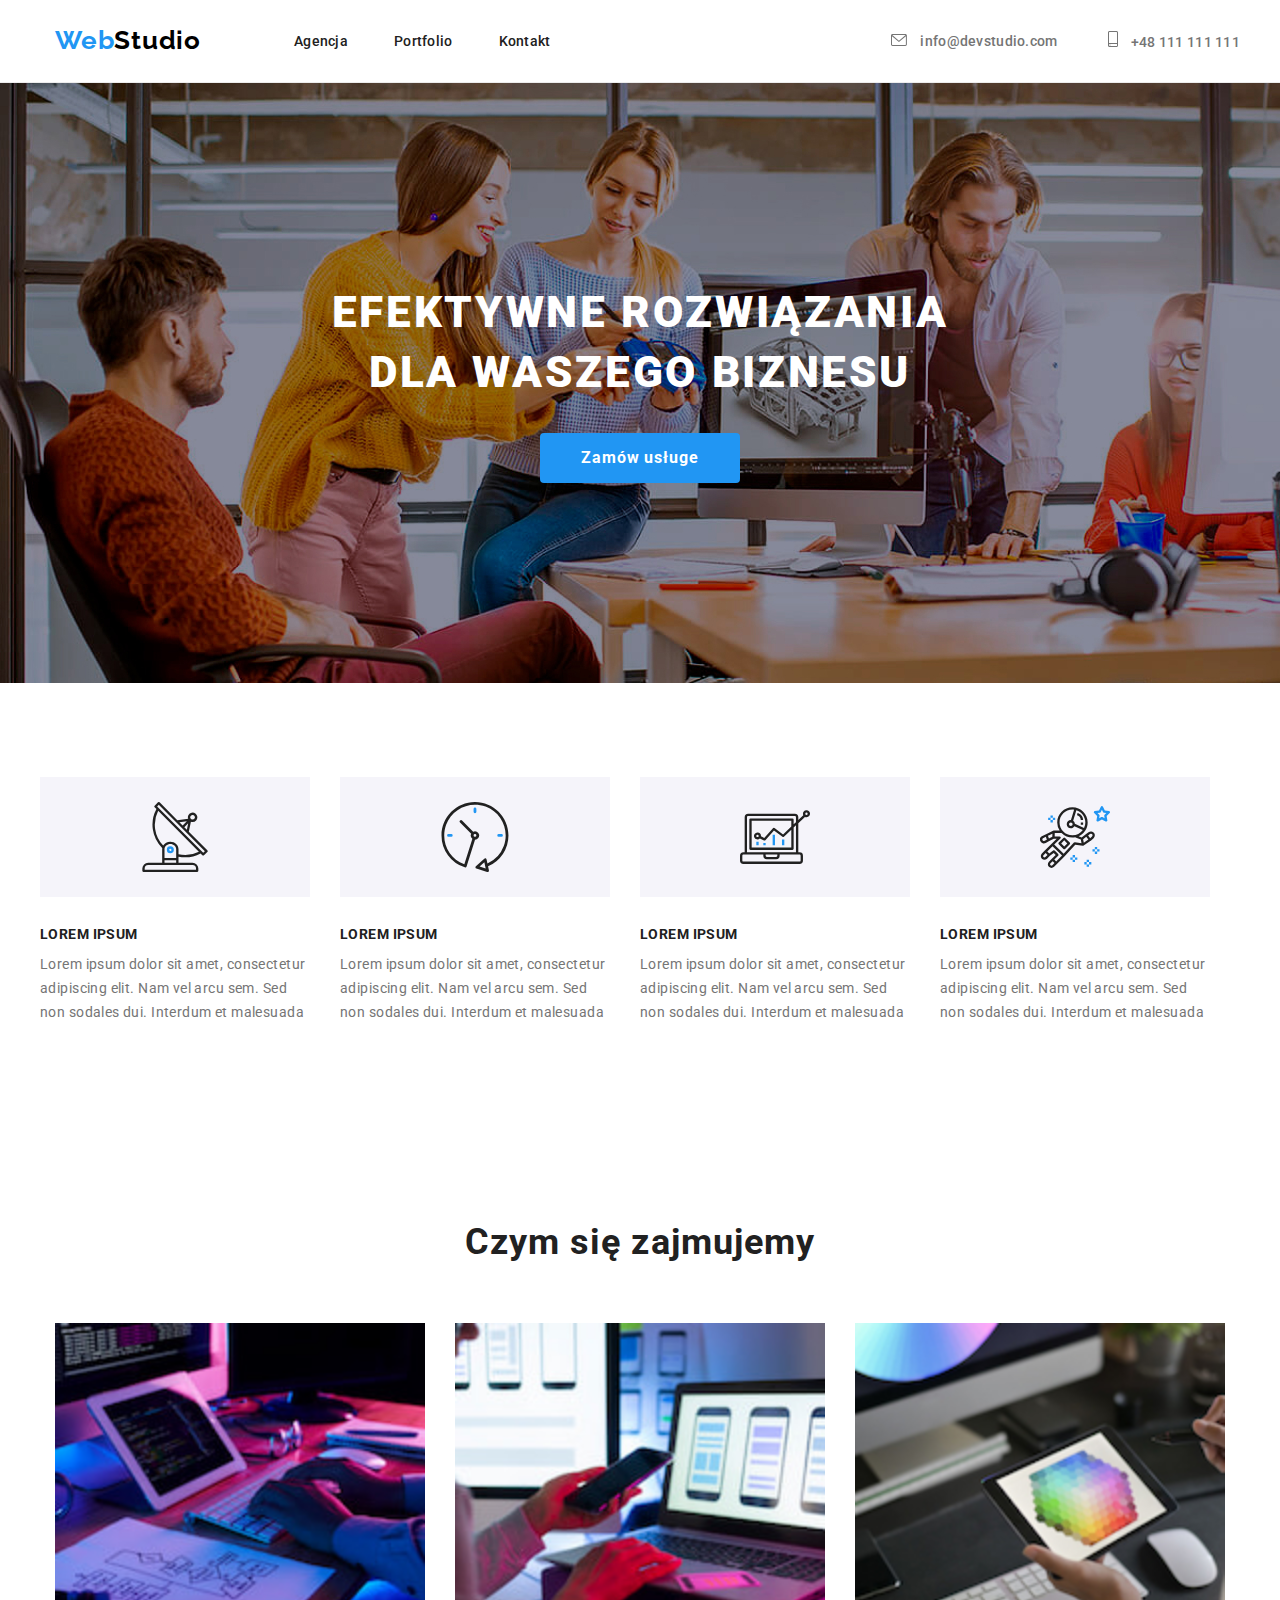
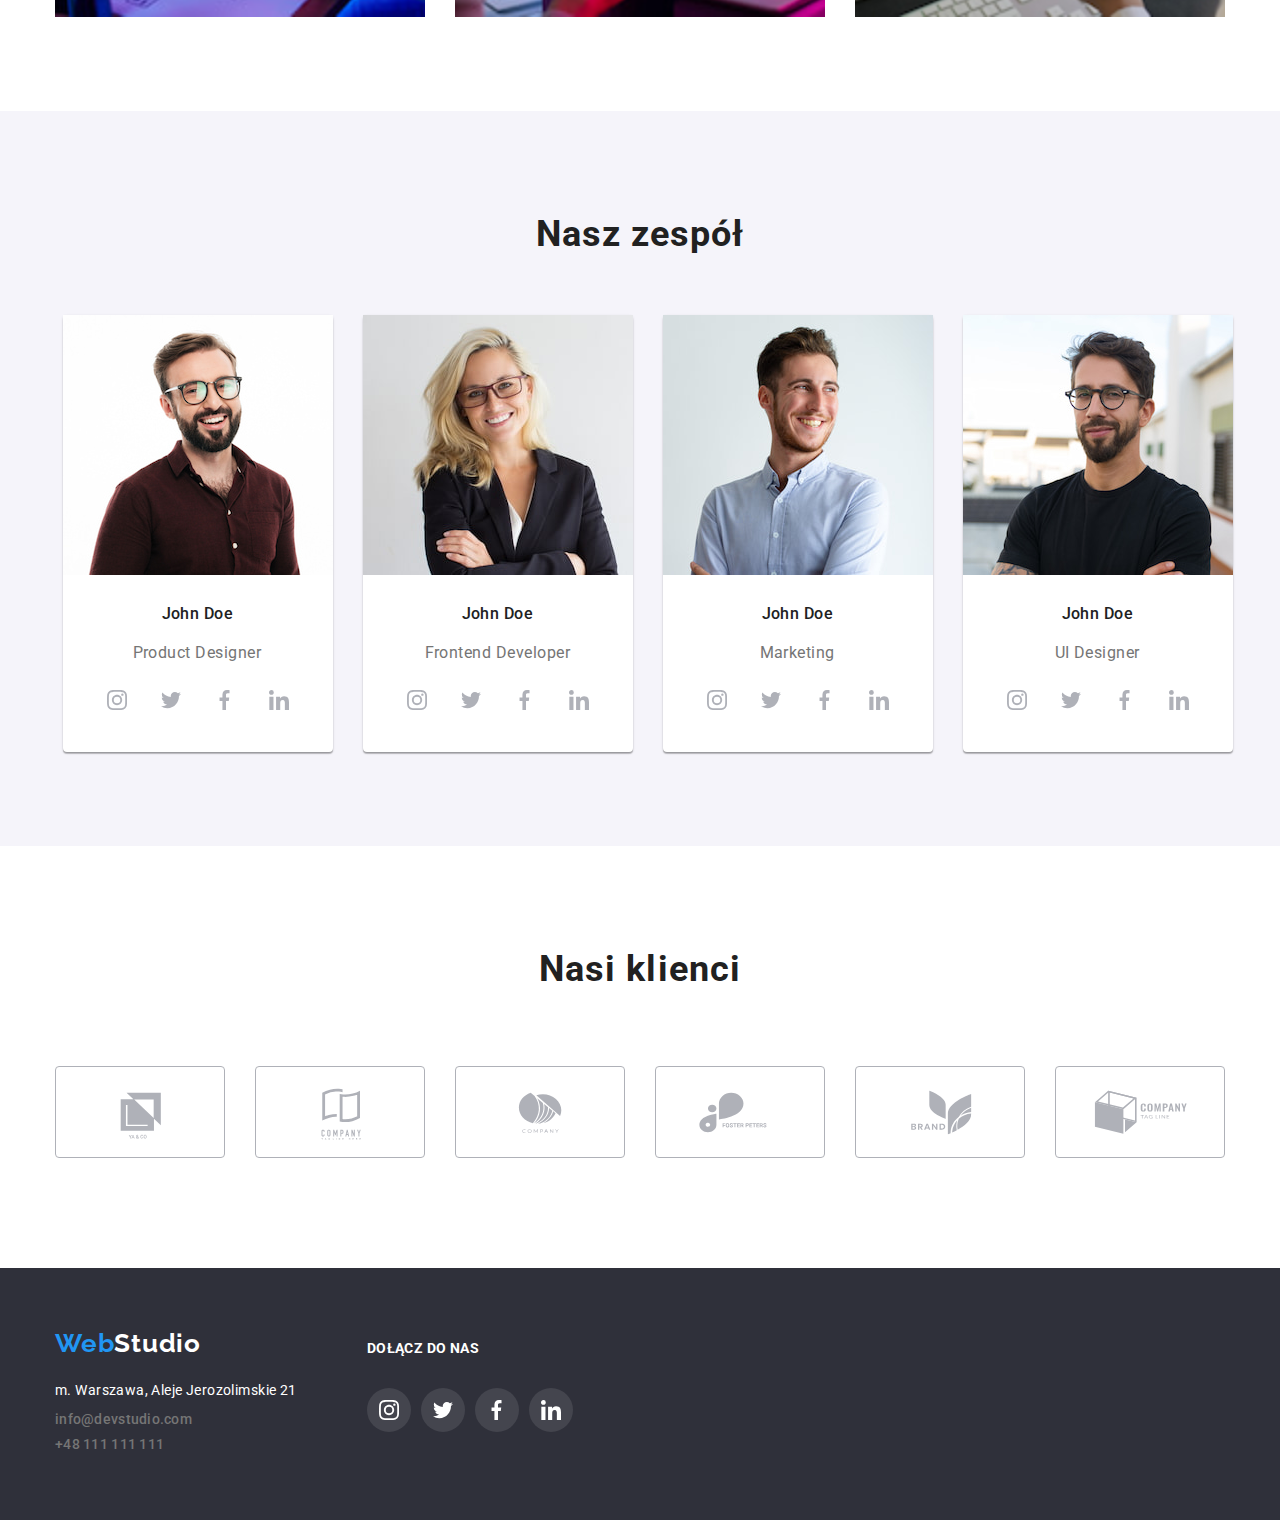
<file: index.html>
<!DOCTYPE html>
<html lang="en">
  <head>
    <meta charset="UTF-8" />
    <meta http-equiv="X-UA-Compatible" content="IE=edge" />
    <meta name="viewport" content="width=device-width, initial-scale=1.0" />
    <title>Studio</title>
    <link
      rel="stylesheet"
      href="https://cdnjs.cloudflare.com/ajax/libs/modern-normalize/1.0.0/modern-normalize.min.css"
    />
    <link rel="stylesheet" href="./css/styles.css" />
    <link rel="preconnect" href="https://fonts.googleapis.com" />
    <link rel="preconnect" href="https://fonts.gstatic.com" crossorigin />
    <link
      href="https://fonts.googleapis.com/css2?family=Raleway:wght@700&display=swap"
      rel="stylesheet"
    />
    <link
      href="https://fonts.googleapis.com/css2?family=Roboto:wght@400;500;700;900&display=swap"
      rel="stylesheet"
    />
  </head>

  <body>
    <header class="header">
      <div class="container header-items">
        <a href="./index.html" class="webstudio"
          ><span class="blue">Web</span>Studio</a
        >
        <nav>
          <ul class="header-links">
            <li>
              <a href="./index.html" class="link">Agencja</a>
            </li>
            <li>
              <a href="./portfolio.html" class="link">Portfolio</a>
            </li>
            <li>
              <a href="./index.html" class="link">Kontakt</a>
            </li>
          </ul>
        </nav>
        <ul class="header-contact">
          <li>
            <a class="contact" href="mailto:info@devstudio.com">
              <svg class="email" width="16px" height="12px">
                <use href="./images/icons.svg#icon-envelope"></use>
              </svg>
              info@devstudio.com</a
            >
          </li>
          <li>
            <a class="contact" href="tel:+48111111111">
              <svg class="phone" width="10px" height="16px">
                <use href="./images/icons.svg#icon-smartphone"></use>
              </svg>
              +48 111 111 111</a
            >
          </li>
        </ul>
      </div>
    </header>

    <main>
      <div class="main-title">
        <h1 class="title">
          EFEKTYWNE ROZWIĄZANIA <br />
          DLA WASZEGO BIZNESU
        </h1>
        <p class="title-button">
          <button type="button" class="btn-studio">Zamów usługe</button>
        </p>
      </div>

      <section class="container section">
        <ul class="studio-lorem">
          <li>
            <div class="lorem-icon-box">
              <svg class="antenna" width="70px" height="70px">
                <use href="./images/icons.svg#icon-antenna"></use>
              </svg>
            </div>
            <h5 class="lorem">LOREM IPSUM</h5>
            <p class="paragraph">
              Lorem ipsum dolor sit amet, consectetur <br />
              adipiscing elit. Nam vel arcu sem. Sed <br />
              non sodales dui. Interdum et malesuada
            </p>
          </li>
          <li>
            <div class="lorem-icon-box">
              <svg class="antenna" width="70px" height="70px">
                <use href="./images/icons.svg#icon-clock"></use>
              </svg>
            </div>
            <h5 class="lorem">LOREM IPSUM</h5>
            <p class="paragraph">
              Lorem ipsum dolor sit amet, consectetur <br />
              adipiscing elit. Nam vel arcu sem. Sed <br />
              non sodales dui. Interdum et malesuada
            </p>
          </li>
          <li>
            <div class="lorem-icon-box">
              <svg class="antenna" width="70px" height="70px">
                <use href="./images/icons.svg#icon-diagram"></use>
              </svg>
            </div>
            <h5 class="lorem">LOREM IPSUM</h5>
            <p class="paragraph">
              Lorem ipsum dolor sit amet, consectetur <br />
              adipiscing elit. Nam vel arcu sem. Sed <br />
              non sodales dui. Interdum et malesuada
            </p>
          </li>
          <li>
            <div class="lorem-icon-box">
              <svg class="antenna" width="70px" height="70px">
                <use href="./images/icons.svg#icon-astronaut"></use>
              </svg>
            </div>
            <h5 class="lorem">LOREM IPSUM</h5>
            <p class="paragraph">
              Lorem ipsum dolor sit amet, consectetur <br />
              adipiscing elit. Nam vel arcu sem. Sed <br />
              non sodales dui. Interdum et malesuada
            </p>
          </li>
        </ul>
      </section>

      <section class="container section">
        <h2 class="what-we-do">Czym się zajmujemy</h2>
        <ul class="whatwedo-items">
          <li>
            <img
              src="images/image(1).jpg"
              width="370"
              height="294"
              alt="close up image programer working his desk office"
            />
          </li>
          <li>
            <img
              src="images/image(2).jpg"
              width="370"
              height="294"
              alt="web ui designers are developing application smartphones team creators is working interface mobile phones"
            />
          </li>
          <li>
            <img
              src="images/image(3).jpg"
              width="370"
              height="294"
              alt="creative artist web design with working colour selection graphic tablet"
            />
          </li>
        </ul>
      </section>

      <section class="team-background section">
        <div class="container">
          <h2 class="team-title">Nasz zespół</h2>
          <ul class="team-item">
            <li>
              <figure class="photo-box">
                <img
                  src="images/osoba1.jpg"
                  width="270"
                  height="260"
                  alt="white man with beard in glasses and burgundy shirt"
                />
                <figcaption>
                  <h4 class="name">John Doe</h4>
                  <p class="job-name prod-design">Product Designer</p>
                  <div class="icon-media">
                    <svg class="icon icon-media-box">
                      <use
                        href="./images/icons.svg#icon-instagram"
                        width="20"
                        height="20"
                        x="12"
                        y="12"
                      ></use>
                    </svg>
                    <svg class="icon icon-media-box">
                      <use
                        href="./images/icons.svg#icon-twitter"
                        width="20"
                        height="20"
                        x="12"
                        y="12"
                      ></use>
                    </svg>
                    <svg class="icon icon-media-box">
                      <use
                        href="./images/icons.svg#icon-facebook"
                        width="20"
                        height="20"
                        x="12"
                        y="12"
                      ></use>
                    </svg>
                    <svg class="icon icon-media-box">
                      <use
                        href="./images/icons.svg#icon-linkedin"
                        width="20"
                        height="20"
                        x="12"
                        y="12"
                      ></use>
                    </svg>
                  </div>
                </figcaption>
              </figure>
            </li>
            <li>
              <figure class="photo-box">
                <img
                  src="images/osoba2.jpg"
                  width="270"
                  height="260"
                  alt="white blonde women in glasses and black jacket"
                />
                <figcaption>
                  <h4 class="name">John Doe</h4>
                  <p class="job-name front-devel">Frontend Developer</p>
                  <div class="icon-media">
                    <svg class="icon icon-media-box">
                      <use
                        href="./images/icons.svg#icon-instagram"
                        width="20"
                        height="20"
                        x="12"
                        y="12"
                      ></use>
                    </svg>
                    <svg class="icon icon-media-box">
                      <use
                        href="./images/icons.svg#icon-twitter"
                        width="20"
                        height="20"
                        x="12"
                        y="12"
                      ></use>
                    </svg>
                    <svg class="icon icon-media-box">
                      <use
                        href="./images/icons.svg#icon-facebook"
                        width="20"
                        height="20"
                        x="12"
                        y="12"
                      ></use>
                    </svg>
                    <svg class="icon icon-media-box">
                      <use
                        href="./images/icons.svg#icon-linkedin"
                        width="20"
                        height="20"
                        x="12"
                        y="12"
                      ></use>
                    </svg>
                  </div>
                </figcaption>
              </figure>
            </li>
            <li>
              <figure class="photo-box">
                <img
                  src="images/osoba3.jpg"
                  width="270"
                  height="260"
                  alt="white man in pale blue shirt"
                />
                <figcaption>
                  <h4 class="name">John Doe</h4>
                  <p class="job-name marketing">Marketing</p>
                  <div class="icon-media">
                    <svg class="icon icon-media-box">
                      <use
                        href="./images/icons.svg#icon-instagram"
                        width="20"
                        height="20"
                        x="12"
                        y="12"
                      ></use>
                    </svg>
                    <svg class="icon icon-media-box">
                      <use
                        href="./images/icons.svg#icon-twitter"
                        width="20"
                        height="20"
                        x="12"
                        y="12"
                      ></use>
                    </svg>
                    <svg class="icon icon-media-box">
                      <use
                        href="./images/icons.svg#icon-facebook"
                        width="20"
                        height="20"
                        x="12"
                        y="12"
                      ></use>
                    </svg>
                    <svg class="icon icon-media-box">
                      <use
                        href="./images/icons.svg#icon-linkedin"
                        width="20"
                        height="20"
                        x="12"
                        y="12"
                      ></use>
                    </svg>
                  </div>
                </figcaption>
              </figure>
            </li>
            <li>
              <figure class="photo-box">
                <img
                  src="images/osoba4.jpg"
                  width="270"
                  height="260"
                  alt="white man with beard in glasses and black tshirt"
                />
                <figcaption>
                  <h4 class="name">John Doe</h4>
                  <p class="job-name ui-design">UI Designer</p>
                  <div class="icon-media">
                    <svg class="icon icon-media-box">
                      <use
                        href="./images/icons.svg#icon-instagram"
                        width="20"
                        height="20"
                        x="12"
                        y="12"
                      ></use>
                    </svg>
                    <svg class="icon icon-media-box">
                      <use
                        href="./images/icons.svg#icon-twitter"
                        width="20"
                        height="20"
                        x="12"
                        y="12"
                      ></use>
                    </svg>
                    <svg class="icon icon-media-box">
                      <use
                        href="./images/icons.svg#icon-facebook"
                        width="20"
                        height="20"
                        x="12"
                        y="12"
                      ></use>
                    </svg>
                    <svg class="icon icon-media-box">
                      <use
                        href="./images/icons.svg#icon-linkedin"
                        width="20"
                        height="20"
                        x="12"
                        y="12"
                      ></use>
                    </svg>
                  </div>
                </figcaption>
              </figure>
            </li>
          </ul>
        </div>
      </section>

      <section class="our-clients section">
        <div class="container">
          <h2 class="client-title">Nasi klienci</h2>
          <ul class="client-item">
            <li>
              <div class="icon-client-logo">
                <svg class="icon icon-client">
                  <use
                    href="./images/icons.svg#icon-logo1"
                    width="41"
                    height="47"
                    x="64"
                    y="25"
                  ></use>
                </svg>
              </div>
            </li>
            <li>
              <div class="icon-client-logo">
                <svg class="icon icon-client">
                  <use
                    href="./images/icons.svg#icon-logo2"
                    width="40"
                    height="52"
                    x="65"
                    y="21"
                  ></use>
                </svg>
              </div>
            </li>
            <li>
              <div class="icon-client-logo">
                <svg class="icon icon-client">
                  <use
                    href="./images/icons.svg#icon-logo3"
                    width="44"
                    height="41"
                    x="62"
                    y="25"
                  ></use>
                </svg>
              </div>
            </li>
            <li>
              <div class="icon-client-logo">
                <svg class="icon icon-client">
                  <use
                    href="./images/icons.svg#icon-logo4"
                    width="84"
                    height="41"
                    x="43"
                    y="25"
                  ></use>
                </svg>
              </div>
            </li>
            <li>
              <div class="icon-client-logo">
                <svg class="icon icon-client">
                  <use
                    href="./images/icons.svg#icon-logo5"
                    width="63"
                    height="45"
                    x="54"
                    y="23"
                  ></use>
                </svg>
              </div>
            </li>
            <li>
              <div class="icon-client-logo">
                <svg class="icon icon-client">
                  <use
                    href="./images/icons.svg#icon-logo6"
                    width="94"
                    height="44"
                    x="38"
                    y="23"
                  ></use>
                </svg>
              </div>
            </li>
          </ul>
        </div>
      </section>
    </main>

    <footer class="footer">
      <div class="container">
        <div>
          <a href="./index.html" class="webstudio2"
            ><span class="blue">Web</span>Studio</a
          >
          <address class="address footer-items">
            m. Warszawa, Aleje Jerozolimskie 21
            <a href="mailto:info@devstudio.com" class="contact"
              >info@devstudio.com</a
            >
            <a href="tel:+48111111111" class="contact">+48 111 111 111</a>
          </address>
        </div>

        <div>
          <h5 class="join-us">dołącz do nas</h5>
          <ul class="icon-footer">
            <li>
              <a class="link-media">
                <svg class="link-media-box">
                  <use
                    href="./images/icons.svg#icon-instagram"
                    width="20"
                    height="20"
                    x="12"
                    y="12"
                  ></use>
                </svg>
              </a>
            </li>
            <li>
              <a class="link-media">
                <svg class="link-media-box">
                  <use
                    href="./images/icons.svg#icon-twitter"
                    width="20"
                    height="20"
                    x="12"
                    y="12"
                  ></use>
                </svg>
              </a>
            </li>
            <li>
              <a class="link-media">
                <svg class="link-media-box">
                  <use
                    href="./images/icons.svg#icon-facebook"
                    width="20"
                    height="20"
                    x="12"
                    y="12"
                  ></use>
                </svg>
              </a>
            </li>
            <li>
              <a class="link-media">
                <svg class="link-media-box">
                  <use
                    href="./images/icons.svg#icon-linkedin"
                    width="20"
                    height="20"
                    x="12"
                    y="12"
                  ></use>
                </svg>
              </a>
            </li>
          </ul>
        </div>
      </div>
    </footer>
  </body>
</html>
</file>
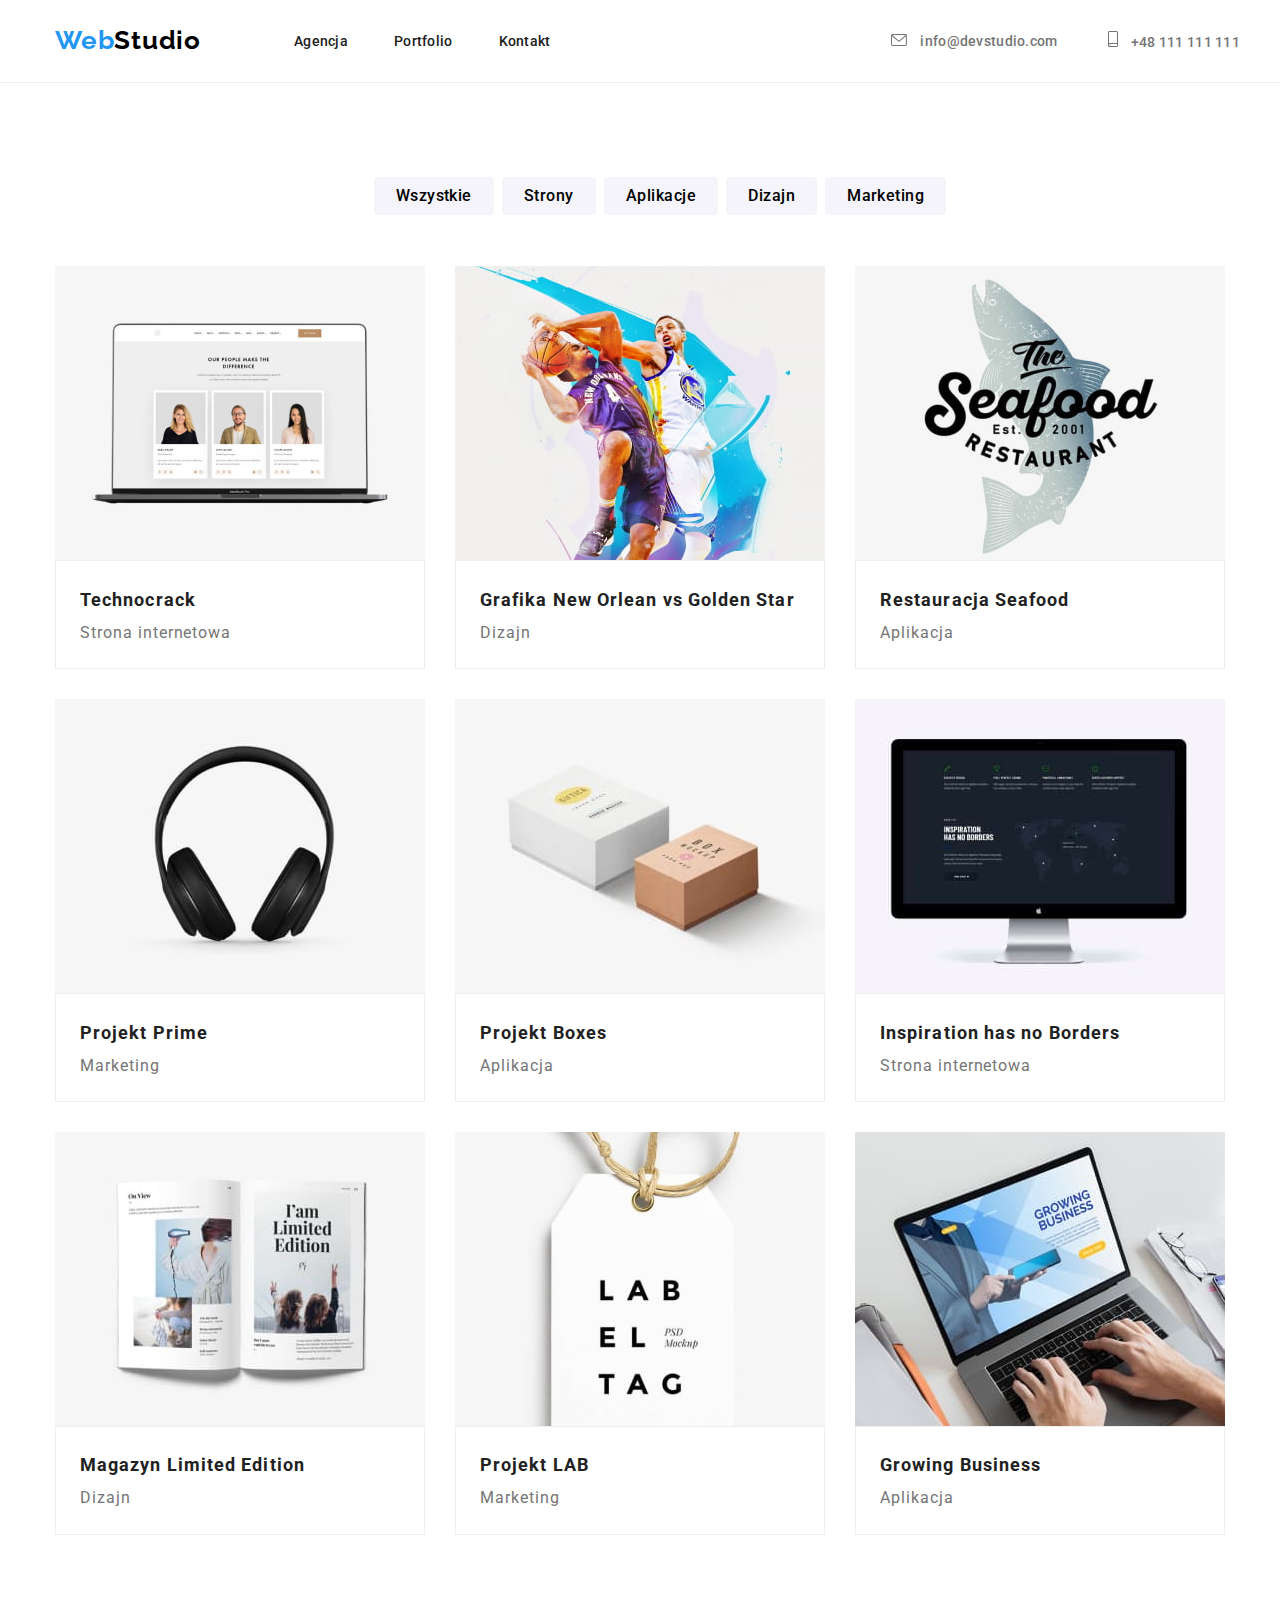
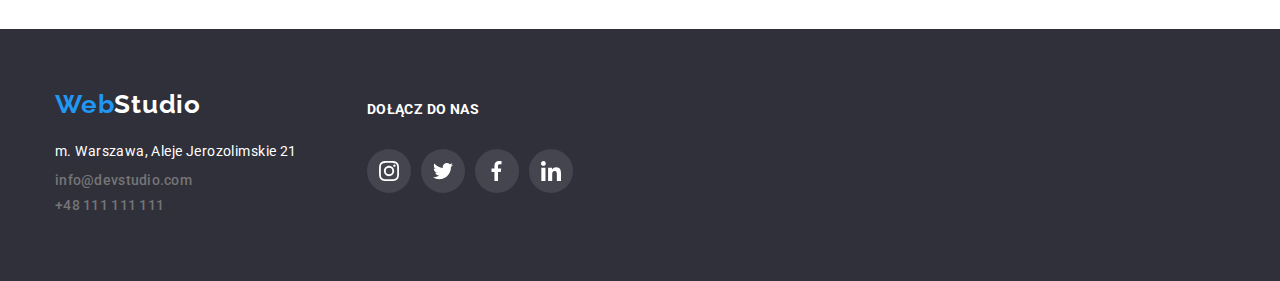
<file: portfolio.html>
<!DOCTYPE html>
<html lang="en">
  <head>
    <meta charset="UTF-8" />
    <meta http-equiv="X-UA-Compatible" content="IE=edge" />
    <meta name="viewport" content="width=device-width, initial-scale=1.0" />
    <title>Portfolio</title>
    <link
      rel="stylesheet"
      href="https://cdnjs.cloudflare.com/ajax/libs/modern-normalize/1.0.0/modern-normalize.min.css"
    />
    <link rel="stylesheet" href="./css/styles.css" />
    <link rel="preconnect" href="https://fonts.googleapis.com" />
    <link rel="preconnect" href="https://fonts.gstatic.com" crossorigin />
    <link
      href="https://fonts.googleapis.com/css2?family=Raleway:wght@700&display=swap"
      rel="stylesheet"
    />
    <link
      href="https://fonts.googleapis.com/css2?family=Roboto:wght@400;500;700;900&display=swap"
      rel="stylesheet"
    />
  </head>

  <body>
    <header class="header">
      <div class="container header-items">
        <a href="./index.html" class="webstudio"
          ><span class="blue">Web</span>Studio</a
        >
        <nav>
          <ul class="header-links">
            <li>
              <a href="./index.html" class="link">Agencja</a>
            </li>
            <li>
              <a href="./portfolio.html" class="link">Portfolio</a>
            </li>
            <li>
              <a href="./index.html" class="link">Kontakt</a>
            </li>
          </ul>
        </nav>
        <ul class="header-contact">
          <li>
            <a class="contact" href="mailto:info@devstudio.com">
              <svg class="email" width="16px" height="12px">
                <use href="./images/icons.svg#icon-envelope"></use>
              </svg>
              info@devstudio.com</a
            >
          </li>
          <li>
            <a class="contact" href="tel:+48111111111">
              <svg class="phone" width="10px" height="16px">
                <use href="./images/icons.svg#icon-smartphone"></use>
              </svg>
              +48 111 111 111</a
            >
          </li>
        </ul>
      </div>
    </header>

    <main>
      <section class="container section">
        <ul class="button-style">
          <li><button type="button" class="btn">Wszystkie</button></li>
          <li><button type="button" class="btn">Strony</button></li>
          <li><button type="button" class="btn">Aplikacje</button></li>
          <li><button type="button" class="btn">Dizajn</button></li>
          <li><button type="button" class="btn">Marketing</button></li>
        </ul>

        <ul class="project-set">
          <li class="project-item">
            <figure class="figure">
              <img
                src="images/1laptop.jpg"
                height="294"
                width="370"
                alt="laptop screen showing a website with team members"
              />
              <figcaption class="figcaption">
                <h4 class="portfolio-titles">Technocrack</h4>
                <p class="portfolio-descr">Strona internetowa</p>
              </figcaption>
            </figure>
          </li>
          <li class="project-item">
            <figure class="figure">
              <img
                src="images/2basketball.jpg"
                height="294"
                width="370"
                alt="two basketball players playing basketball"
              />
              <figcaption class="figcaption">
                <h4 class="portfolio-titles">
                  Grafika New Orlean vs Golden Star
                </h4>
                <p class="portfolio-descr">Dizajn</p>
              </figcaption>
            </figure>
          </li>
          <li class="project-item">
            <figure class="figure">
              <img
                src="images/3seafood.jpg"
                height="294"
                width="370"
                alt="seafood restaurant logo with fish graphic in the background"
              />
              <figcaption class="figcaption">
                <h4 class="portfolio-titles">Restauracja Seafood</h4>
                <p class="portfolio-descr">Aplikacja</p>
              </figcaption>
            </figure>
          </li>
          <li class="project-item">
            <figure class="figure">
              <img
                src="images/4headphones.jpg"
                height="294"
                width="370"
                alt="black headphones"
              />
              <figcaption class="figcaption">
                <h4 class="portfolio-titles">Projekt Prime</h4>
                <p class="portfolio-descr">Marketing</p>
              </figcaption>
            </figure>
          </li>
          <li class="project-item">
            <figure class="figure">
              <img
                src="images/5twoboxes.jpg"
                height="294"
                width="370"
                alt="white and light orange boxes with captions"
              />
              <figcaption class="figcaption">
                <h4 class="portfolio-titles">Projekt Boxes</h4>
                <p class="portfolio-descr">Aplikacja</p>
              </figcaption>
            </figure>
          </li>
          <li class="project-item">
            <figure class="figure">
              <img
                src="images/6monitor.jpg"
                height="294"
                width="370"
                alt="work screen with data on it"
              />
              <figcaption class="figcaption">
                <h4 class="portfolio-titles">Inspiration has no Borders</h4>
                <p class="portfolio-descr">Strona internetowa</p>
              </figcaption>
            </figure>
          </li>
          <li class="project-item">
            <figure class="figure">
              <img
                src="images/7magazines.jpg"
                height="294"
                width="370"
                alt="open womens magazine"
              />
              <figcaption class="figcaption">
                <h4 class="portfolio-titles">Magazyn Limited Edition</h4>
                <p class="portfolio-descr">Dizajn</p>
              </figcaption>
            </figure>
          </li>
          <li class="project-item">
            <figure class="figure">
              <img
                src="images/8labtag.jpg"
                height="294"
                width="370"
                alt="white label with label tag caption"
              />
              <figcaption class="figcaption">
                <h4 class="portfolio-titles">Projekt LAB</h4>
                <p class="portfolio-descr">Marketing</p>
              </figcaption>
            </figure>
          </li>
          <li class="project-item">
            <figure class="figure">
              <img
                src="images/9typing.jpg"
                height="294"
                width="370"
                alt="person typing on laptops keyboard"
              />
              <figcaption class="figcaption">
                <h4 class="portfolio-titles">Growing Business</h4>
                <p class="portfolio-descr">Aplikacja</p>
              </figcaption>
            </figure>
          </li>
        </ul>
      </section>
    </main>

    <footer class="footer">
      <div class="container">
        <div>
          <a href="./index.html" class="webstudio2"
            ><span class="blue">Web</span>Studio</a
          >
          <address class="address footer-items">
            m. Warszawa, Aleje Jerozolimskie 21
            <a href="mailto:info@devstudio.com" class="contact"
              >info@devstudio.com</a
            >
            <a href="tel:+48111111111" class="contact">+48 111 111 111</a>
          </address>
        </div>

        <div>
          <h5 class="join-us">dołącz do nas</h5>
          <ul class="icon-footer">
            <li>
              <a class="link-media">
                <svg class="link-media-box">
                  <use
                    href="./images/icons.svg#icon-instagram"
                    width="20"
                    height="20"
                    x="12"
                    y="12"
                  ></use>
                </svg>
              </a>
            </li>
            <li>
              <a class="link-media">
                <svg class="link-media-box">
                  <use
                    href="./images/icons.svg#icon-twitter"
                    width="20"
                    height="20"
                    x="12"
                    y="12"
                  ></use>
                </svg>
              </a>
            </li>
            <li>
              <a class="link-media">
                <svg class="link-media-box">
                  <use
                    href="./images/icons.svg#icon-facebook"
                    width="20"
                    height="20"
                    x="12"
                    y="12"
                  ></use>
                </svg>
              </a>
            </li>
            <li>
              <a class="link-media">
                <svg class="link-media-box">
                  <use
                    href="./images/icons.svg#icon-linkedin"
                    width="20"
                    height="20"
                    x="12"
                    y="12"
                  ></use>
                </svg>
              </a>
            </li>
          </ul>
        </div>
      </div>
    </footer>
  </body>
</html>
</file>
<file: css/styles.css>
body {
  font-family: "Roboto", "Raleway", sans-serif;
  color: #212121;
  margin: 0;
}
.blue {
  color: #2196f3;
}
.webstudio {
  font-family: "Raleway";
  font-weight: 700;
  color: #000000;
  font-size: 26px;
  text-decoration: none;
  line-height: 1.19;
  letter-spacing: 0.03em;
  padding: 24px 0 25px 15px;
}
.webstudio2 {
  font-family: "Raleway";
  font-weight: 700;
  color: #ffffff;
  font-size: 26px;
  text-decoration: none;
  line-height: 1.19;
  letter-spacing: 0.03em;
  display: block;
  padding-top: 60px;
  padding-left: 15px;
  margin: 0;
}
.link {
  font-size: 14px;
  font-weight: 500;
  color: #212121;
  text-decoration: none;
  line-height: 1.14;
  letter-spacing: 0.02em;
}
.contact {
  font-weight: 500;
  color: #757575;
  font-size: 14px;
  text-decoration: none;
  line-height: 1.14;
  letter-spacing: 0.02em;
}
.webstudio:hover,
.webstudio:focus {
  color: #2196f3;
}
.webstudio2:hover,
.webstudio2:focus {
  color: #2196f3;
}
.link:hover,
.link:focus {
  color: #2196f3;
}
.contact:hover,
.contact:focus {
  color: #2196f3;
}
.contact:focus .email,
.contact:focus .phone {
  fill: #2196f3;
}
.btn {
  font-weight: 500;
  font-size: 16px;
  background-color: #f5f4fa;
  border: 1px #9c9c9c;
  border-radius: 4px;
  cursor: pointer;
  line-height: 1.62;
  letter-spacing: 0.03em;
  padding: 6px 22px;
}
.btn:hover,
.btn:focus {
  color: #ffffff;
  background-color: #2196f3;
  box-shadow: 1px 4px 3px 0px #b2b2b3;
  border: 1px #9c9c9c;
}

.btn-studio {
  font-weight: 700;
  color: #ffffff;
  font-size: 16px;
  background-color: #2196f3;
  border: 1px #9c9c9c;
  border-radius: 4px;
  cursor: pointer;
  line-height: 1.88;
  letter-spacing: 0.06em;
  width: 200px;
  height: 50px;
  margin: 0 auto;
  text-align: center;
}
.btn-studio:hover {
  box-shadow: 1px 0px 2px 3px #747474;
}
.portfolio-titles {
  font-weight: 700;
  font-size: 18px;
  line-height: 2;
  letter-spacing: 0.06em;
  margin: 0;
}
.portfolio-descr {
  font-size: 16px;
  color: #757575;
  line-height: 1.88;
  letter-spacing: 0.06em;
  margin: 0;
}
.address {
  font-size: 14px;
  color: #ffffff;
  font-style: normal;
  line-height: 1.7;
  letter-spacing: 0.03em;
}
.title {
  font-weight: 900;
  font-size: 44px;
  color: #ffffff;
  line-height: 1.36;
  letter-spacing: 0.06em;
  margin: 0;
  text-align: center;
  padding: 200px 0 30px;
}
.title-button {
  padding-bottom: 200px;
  margin: 0;
  text-align: center;
}
.main-title {
  background-color: #2f303a;
  justify-content: center;
  height: 600px;
  background-image: url(../images/background-header.jpg);
  background-size: cover;
  max-width: 1600px;
  margin: 0 auto;
}
.lorem {
  font-weight: 700;
  font-size: 14px;
  line-height: 1.14;
  letter-spacing: 0.03em;
  padding-bottom: 10px;
  margin: 0;
}
.paragraph {
  font-size: 14px;
  color: #757575;
  line-height: 1.71;
  letter-spacing: 0.03em;
  margin: 0;
}
.what-we-do,
.team-title,
.client-title {
  font-weight: 700;
  font-size: 36px;
  line-height: 1.66;
  letter-spacing: 0.03em;
}

.what-we-do {
  display: flex;
  margin: 0;
  justify-content: center;
  padding-bottom: 50px;
}
.name {
  font-weight: 500;
  font-size: 16px;
  line-height: 1.18;
  letter-spacing: 0.03em;
  padding: 30px 99px 10px;
  margin: 0;
}
.job-name {
  font-size: 16px;
  color: #757575;
  line-height: 1.18;
  letter-spacing: 0.03em;
  justify-content: center;
}

*,
*::before,
*::after {
  box-sizing: border-box;
}
.container {
  width: 1200px;
  margin: 0 auto;
}
.header {
  border-bottom: 1px solid #ececec;
}
.header-items {
  display: flex;
  align-items: center;
}
.header-links {
  display: flex;
  list-style: none;
  padding: 32px 0 32px 93px;
  margin: 0;
  gap: 46px;
}
.header-contact {
  display: flex;
  list-style: none;
  margin-left: auto;
  gap: 50px;
  align-items: center;
  align-content: center;
}
.studio-lorem {
  display: flex;
  list-style: none;
  padding-left: 0px;
  margin: 0;
  gap: 30px;
}
.whatwedo-items {
  display: flex;
  list-style: none;
  justify-content: center;
  padding: 0 15px;
  margin: 0;
  gap: 30px;
}
.team-background {
  background: #f5f4fa;
}
.team-title {
  display: flex;
  justify-content: center;
  padding-bottom: 50px;
  margin: 0;
}
.team-item {
  display: flex;
  list-style: none;
  justify-content: center;
  padding-left: 15px;
  margin: 0;
  gap: 30px;
}
.photo-box {
  margin: 0;
  background-color: #ffffff;
  border-radius: 4px;
  box-shadow: 0px 2px 1px 0px rgba(0, 0, 0, 0.2),
    0px 1px 1px 0px rgba(0, 0, 0, 0.14), 0px 1px 3px 0px rgba(0, 0, 0, 0.12);
}
.prod-design {
  padding: 10px 70px 16px 70px;
  margin: 0;
}
.front-devel {
  padding: 10px 61px 16px 62px;
  margin: 0;
}
.marketing {
  padding: 10px 97px 16px;
  margin: 0;
}
.ui-design {
  padding: 10px 91px 16px 92px;
  margin: 0;
}
.footer {
  display: block;
  background-color: #2f303a;
  height: 252px;
}
.footer-items {
  display: flex;
  flex-direction: column;
  padding: 20px 0 60px 15px;
  margin: 0;
  list-style: none;
  gap: 9px;
}
.button-style {
  display: flex;
  list-style: none;
  justify-content: center;
  margin: 0;
  gap: 8px;
  margin-bottom: 51px;
}
.project-set {
  display: flex;
  gap: 30px;
  flex-wrap: wrap;
  margin: 0px;
  list-style: none;
  padding-left: 15px;
  flex-basis: calc((100% - 2 * 30px) / 3);
}
.project-item {
  list-style: none;
  background-color: #ffffff;
  width: 370px;
  cursor: pointer;
}
.project-item:hover {
  box-shadow: 0px 4px 15px -3px rgba(117, 117, 117, 0.41);
  transition: 0.4s;
}
.figure {
  margin: 0px;
  display: block;
}
.figcaption {
  display: block;
  padding: 20.4px 24px;
  border: 1px solid #eeeeee;
}
img {
  display: block;
}
.section {
  padding: 94px 0;
}
.contact:hover .email {
  fill: #2196f3;
}
.contact:hover .phone {
  fill: #2196f3;
}
.email {
  margin-right: 10px;
  fill: #757575;
  cursor: pointer;
}
.phone {
  margin-right: 10px;
  fill: #757575;
}
.lorem-icon-box {
  display: flex;
  width: 270px;
  height: 120px;
  background-color: #f5f4fa;
  justify-content: center;
  margin-bottom: 30px;
  align-items: center;
}
.icon {
  fill: #afb1b8;
  cursor: pointer;
}
.icon-media {
  display: flex;
  margin: 0 auto;
  text-align: center;
  justify-content: center;
  align-items: center;
  padding-bottom: 30px;
}
.icon-media-box {
  width: 44px;
  height: 44px;
  border-radius: 50px;
}
.icon-media-box:hover {
  fill: #ffffff;
  background-color: #2196f3;
}
.icon-media-box:not(:last-child) {
  margin-right: 10px;
}

.client-title {
  display: flex;
  margin: 0;
  justify-content: center;
  padding-bottom: 50px;
}
.client-item {
  display: flex;
  list-style: none;
  gap: 30px;
  justify-content: center;
  padding-left: 0;
}
.icon-client {
  width: 170px;
  height: 92px;
  border: 1px solid #afb1b8;
  border-radius: 4px;
  justify-content: center;
}
.icon-client-logo {
  display: flex;
  justify-content: center;
}
.icon-client:hover {
  fill: #2196f3;
  border-color: #2196f3;
}
.footer > .container {
  display: flex;
  gap: 70px;
}
.join-us {
  color: #ffffff;
  font-size: 14px;
  letter-spacing: 0.03em;
  font-weight: 700;
  text-transform: uppercase;
  padding: 72px 0 16px 0;
  margin: 0;
}
.link-media-box {
  width: 44px;
  height: 44px;
  border-radius: 50px;
  fill: #ffffff;
  background: rgba(255, 255, 255, 0.1);
  cursor: pointer;
}
.link-media-box:hover {
  fill: #ffffff;
  background-color: #2196f3;
}
.icon-footer {
  display: flex;
  justify-content: center;
  list-style: none;
  gap: 10px;
  padding-left: 0;
}
.icon-white {
  fill: #ffffff;
}
.link-media {
  display: flex;
  margin: 0 auto;
  text-align: center;
  justify-content: center;
  align-items: center;
  /* padding-bottom: 98px; */
}
</file>
